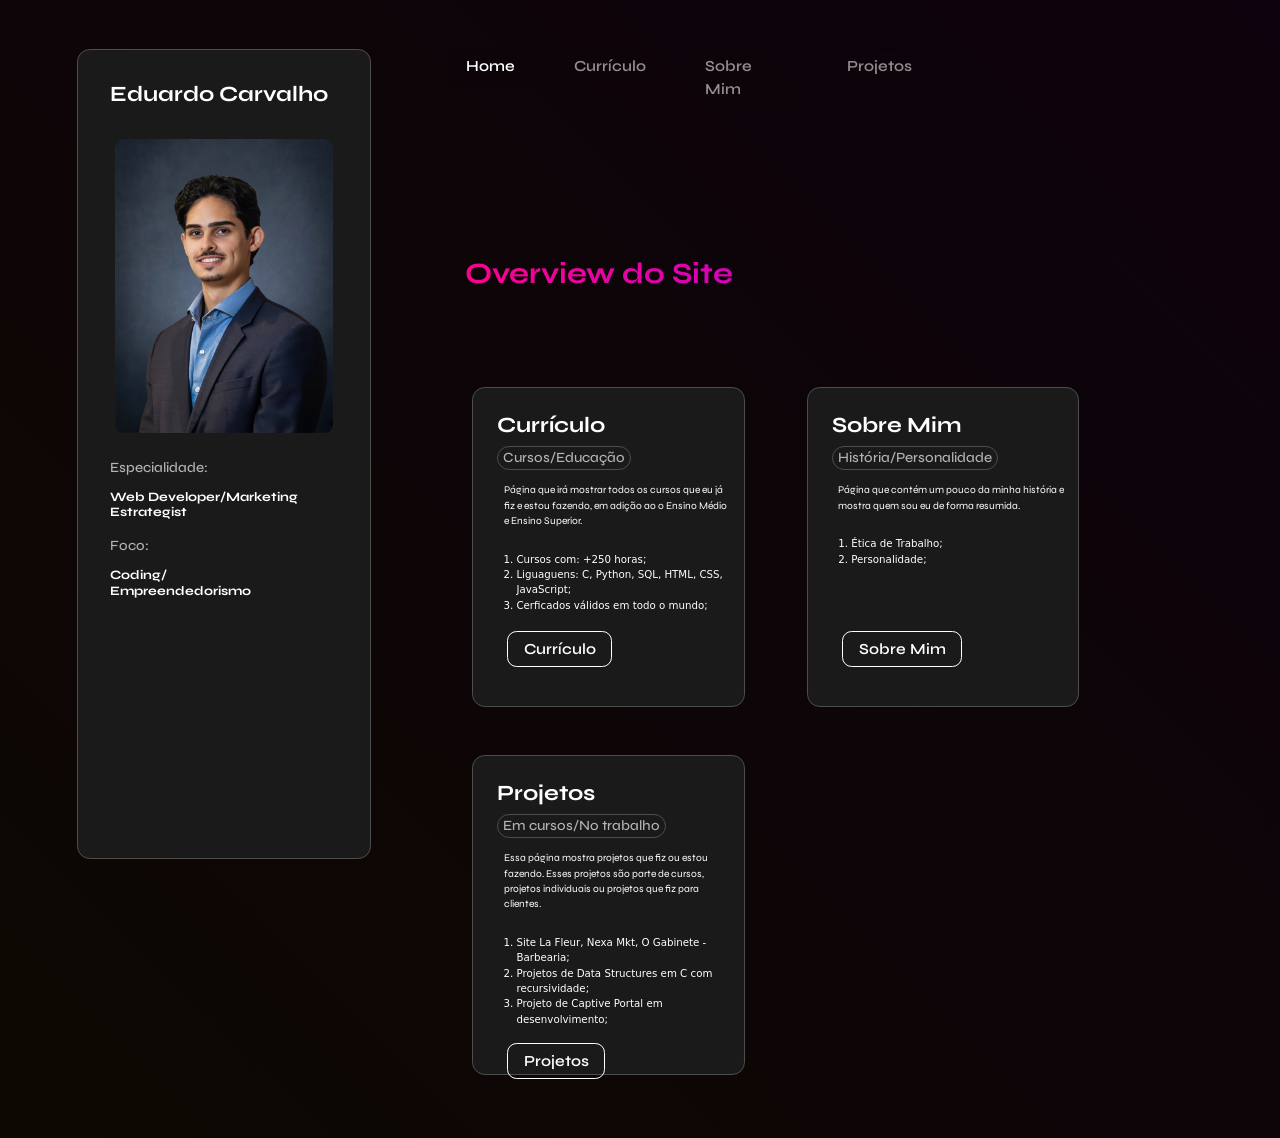
<file: index.html>
<!DOCTYPE html>

<html lang="en">
    <head>
        <script>
            document.addEventListener('DOMContentLoaded', () => {
                console.log("DOM fully loaded and parsed");

                if (window.innerWidth <= 768){
                //navbar icons//

                home = document.getElementById("home");
                curriculo = document.getElementById("curriculo");
                sobremim = document.getElementById("sobremim");
                projetos = document.getElementById("projetos");
                imghome = document.createElement("img");
                    imghome.src = "/portfolio/images/home.svg";
                    imghome.alt = "Home Icon";
                    imghome.className = "nav-icon";
                imgcurriculo = document.createElement("img");
                    imgcurriculo.src = "/portfolio/images/curriculo.svg";
                    imgcurriculo.alt = "Curriculo Icon";
                    imgcurriculo.className = "nav-icon";
                imgsobremim = document.createElement("img");
                    imgsobremim.src = "/portfolio/images/sobremim.svg";
                    imgsobremim.alt = "Sobremim Icon";
                    imgsobremim.className = "nav-icon";
                imgprojetos = document.createElement("img");
                    imgprojetos.src = "/portfolio/images/projetos.svg";
                    imgprojetos.alt = "Projetos Icon";
                    imgprojetos.className = "nav-icon";
                home.textContent = " ";
                curriculo.textContent = " ";
                sobremim.textContent = " ";
                projetos.textContent = " ";
                home.appendChild(imghome);
                curriculo.appendChild(imgcurriculo);
                sobremim.appendChild(imgsobremim);
                projetos.appendChild(imgprojetos);

                }

                    //navbar icons end//


                btn_curriculo = document.getElementById("btn_curriculo");
                btn_sobremim = document.getElementById("btn_sobremim");
                btn_projetos = document.getElementById("btn_projetos");
                btn_zoopoke = document.getElementById("btn_zoopoke");
                console.log(btn_curriculo);
                btn_curriculo.addEventListener("click", function(){window.location.href = "curriculo.html";});
                btn_sobremim.addEventListener("click", function(){window.location.href = "sobre-mim.html";});
                btn_projetos.addEventListener("click", function(){window.location.href = "projetos.html";});
                btn_zoopoke.addEventListener("click", function(){window.location.href = "curriculo.html";});
            })




        </script>
        <link href="https://cdn.jsdelivr.net/npm/bootstrap@5.3.8/dist/css/bootstrap.min.css" rel="stylesheet" integrity="sha384-sRIl4kxILFvY47J16cr9ZwB07vP4J8+LH7qKQnuqkuIAvNWLzeN8tE5YBujZqJLB" crossorigin="anonymous">
        <script src="https://cdn.jsdelivr.net/npm/bootstrap@5.3.8/dist/js/bootstrap.bundle.min.js" integrity="sha384-FKyoEForCGlyvwx9Hj09JcYn3nv7wiPVlz7YYwJrWVcXK/BmnVDxM+D2scQbITxI" crossorigin="anonymous"></script>
        <link href="styles.css" rel="stylesheet">
        <meta charset="UTF-8">
        <meta name="viewport" content="width=device-width, initial-scale=1, viewport-fit=cover">
        <meta name="theme-color" content="#000000">
        <title>Eduardo - Curriculo</title>
    </head>
    <body>
        <div>
            <div class="row">
                <!--Coluna Esquerda-->
                <div id ="col-esq" class="col">
                    <div id = "box-sidebar" class= "container">
                        <div class = "container-name mb-2">
                            <div id = "titulo-sidebar">
                                <h1 class ="titulo">Eduardo Carvalho</h1>
                            </div>

                        </div>
                        <div id = "container-img" class = "container">
                            <img alt ="Foto do dono do site (Eduardo)" class = "containerimg" src = "images/foto-sidebar.webp">
                        </div>
                        <div class = "container-name mt-3">
                            <div class = "subtitulo-sidebar">
                                <h4 class = "subtitulo">Especialidade:</h4>
                            </div>
                            <div class = "subtitulo-sidebar">
                                <h2 class = "titulo3">Web Developer/Marketing Estrategist</h2>
                            </div>
                        </div>
                        <div class = "container-name">
                            <div class = "subtitulo-sidebar">
                                <h4 class = "subtitulo">Foco:</h4>
                            </div>
                            <div class = "subtitulo-sidebar">
                                <h2 class = "titulo3">Coding/ Empreendedorismo</h2>
                            </div>
                        </div>


                    </div>
                </div>
                <!--Coluna Direita-->
                <div id= "col-dir" class="col-8">
                    <!--Navbar-->
                    <nav class = "navbar navbar-dark navbar-expand">
                        <div id="navbar-container" class = "containernavbar">
                            <ul class="navbar-nav me mb-2 mb-lg-0">
                                <div class ="containernav">
                                    <li class = "nav-item ">
                                    <a id ="home" class ="nav-link active" aria-current = "page" href = "index.html"> Home </a>
                                    </li>
                                </div>
                                <div class ="containernav">
                                    <li class = "nav-item">
                                    <a id ="curriculo" class ="nav-link " aria-current = "page" href = "curriculo.html"> Currículo </a>
                                    </li>
                                </div>
                                <div class ="containernav">
                                    <li class = "nav-item">
                                    <a id ="sobremim" class ="nav-link" aria-current = "page" href = "sobre-mim.html"> Sobre Mim </a>
                                    </li>
                                </div>
                                <div class ="containernav">
                                    <li class = "nav-item ">
                                    <a id ="projetos" class ="nav-link" aria-current = "page" href = "projetos.html"> Projetos </a>
                                    </li>
                                </div>
                            </ul>

                        </div>
                    </nav>
                    <!--FIM NAVBAR-->

                    <div id = "container-h1" class ="containerp">


                        <!-- ROW 1 -->
                        <div class = "row gx-5 gy-5" style = "width: 100%;">
                            <div class = "gradient-text">
                                <h1 class ="titulo-g mb-5">Overview do Site</h1>
                            </div>

                            <!-- COL 1 -->
                            <div class = "col-12 col-md-6">
                                <div class = "container ps-4 py-4 content-box container-sameheight">
                                    <div>
                                        <h2 class = "titulo">Currículo</h2>
                                    </div>
                                    <div class = "content-minibox">
                                        <h3 class = "subtitulo">Cursos/Educação</h3>
                                    </div>
                                    <div>
                                        <p class = "paragrafo">Página que irá mostrar todos os cursos que eu já fiz e estou fazendo, em adição ao o Ensino Médio e Ensino Superior.</p>
                                    </div>
                                    <div>
                                        <ol class = "lista">
                                            <li>Cursos com: +250 horas;</li>
                                            <li>Liguaguens: C, Python, SQL, HTML, CSS, JavaScript;</li>
                                            <li>Cerficados válidos em todo o mundo;</li>
                                        </ol>
                                    </div>
                                    <div class = "gradient-button-container">
                                        <button id = "btn_curriculo" class = "gradient-button" type = "button">Currículo</button>
                                    </div>
                                </div>
                            </div>

                            <!-- COL 2 -->
                            <div class = "col-12 col-md-6">
                                <div class = "container ps-4 py-4 content-box container-sameheight">
                                    <div>
                                        <h2 class = "titulo">Sobre Mim</h2>
                                    </div>
                                    <div class = "content-minibox">
                                        <h3 class = "subtitulo">História/Personalidade</h3>
                                    </div>
                                    <div>
                                        <p class = "paragrafo">Página que contém um pouco da minha história e mostra quem sou eu de forma resumida.</p>
                                    </div>
                                    <div>
                                        <ol class = "lista">
                                            <li>Ética de Trabalho;</li>
                                            <li>Personalidade;</li>
                                        </ol>
                                    </div>
                                    <div class = "gradient-button-container">
                                        <button id = "btn_sobremim" type = "button" class = "gradient-button">Sobre Mim</button>
                                    </div>
                                </div>
                            </div>

                            <!-- COL 3 -->
                            <div class = "col-12 col-md-6">
                                <div class = "container ps-4 py-4 content-box container-sameheight mb-4">
                                    <div>
                                        <h2 class = "titulo">Projetos</h2>
                                    </div>
                                    <div class = "content-minibox">
                                        <h3 class = "subtitulo">Em cursos/No trabalho</h3>
                                    </div>
                                    <div>
                                        <p class = "paragrafo">Essa página mostra projetos que fiz ou estou fazendo. Esses projetos são parte de cursos, projetos individuais ou projetos que fiz para clientes.</p>
                                    </div>
                                    <div>
                                        <ol class = "lista">
                                            <li>Site La Fleur, Nexa Mkt, O Gabinete - Barbearia;</li>
                                            <li>Projetos de Data Structures em C com recursividade;</li>
                                            <li>Projeto de Captive Portal em desenvolvimento;</li>
                                        </ol>
                                    </div>
                                    <div class = "gradient-button-container">
                                        <button id = "btn_projetos" class = "gradient-button" type = "button">Projetos</button>
                                    </div>
                                </div>
                            </div>

                            <!-- COL 4
                            <div class = "col-12 col-md-6">
                                <div class = "container ps-4 py-4 content-box container-sameheight">
                                    <div>
                                        <h2 class = "titulo">Zoológico - Pokemon</h2>
                                    </div>
                                    <div class = "content-minibox">
                                        <h3 class = "subtitulo">Zoológico de ASCII</h3>
                                    </div>
                                    <div>
                                        <p class = "paragrafo">Essa página contém os animais mais exóticos do mundo pokemon.</p>
                                    </div>
                                    <div>
                                        <ol class = "lista">
                                            <li>Gengar;</li>
                                            <li>Ho-oh;</li>
                                            <li>Rayquaza;</li>
                                        </ol>
                                    </div>
                                    <div class = "gradient-button-container">
                                        <button id = "btn_zoopoke" class = "gradient-button" type = "button">Zoologico Pokemon</button>
                                    </div>
                                </div>
                            </div>
                            -->
                        </div>
                    </div>
                </div>
            </div>
        </div>
    </body>
</html>
</file>
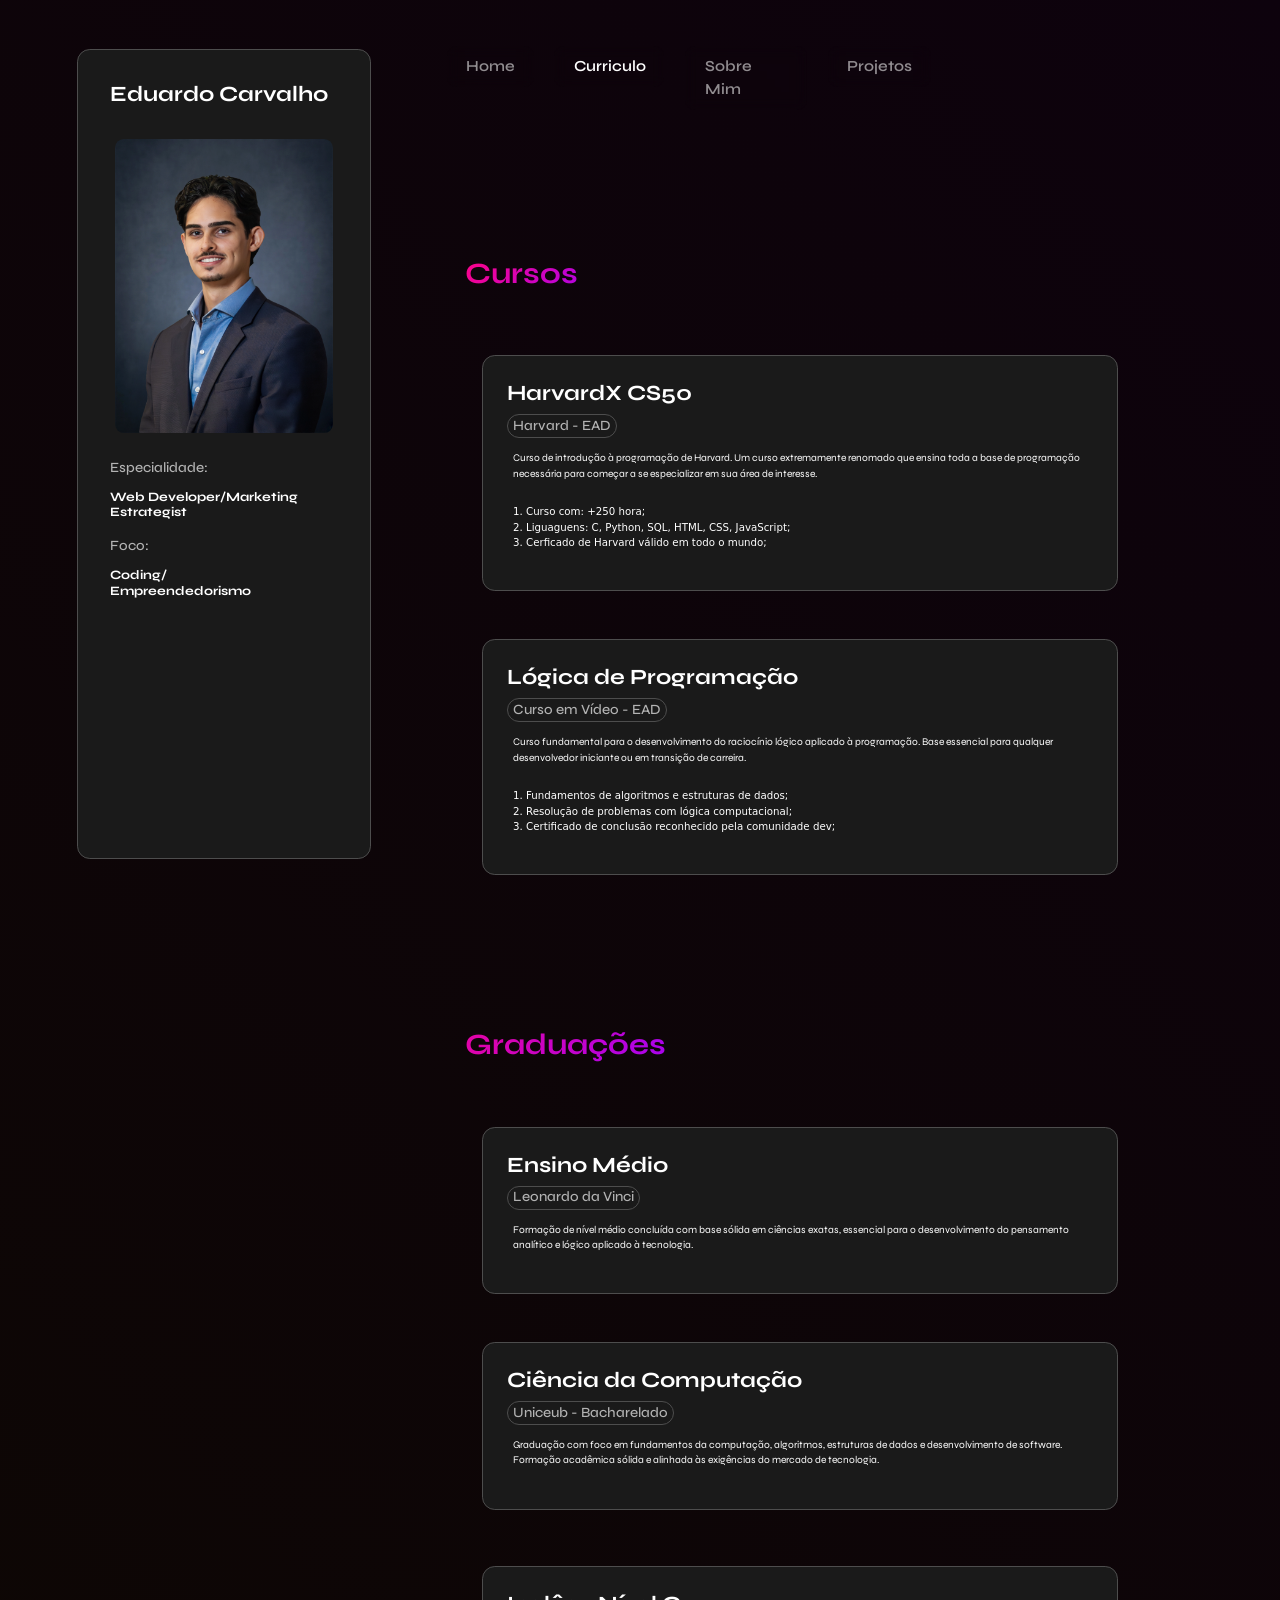
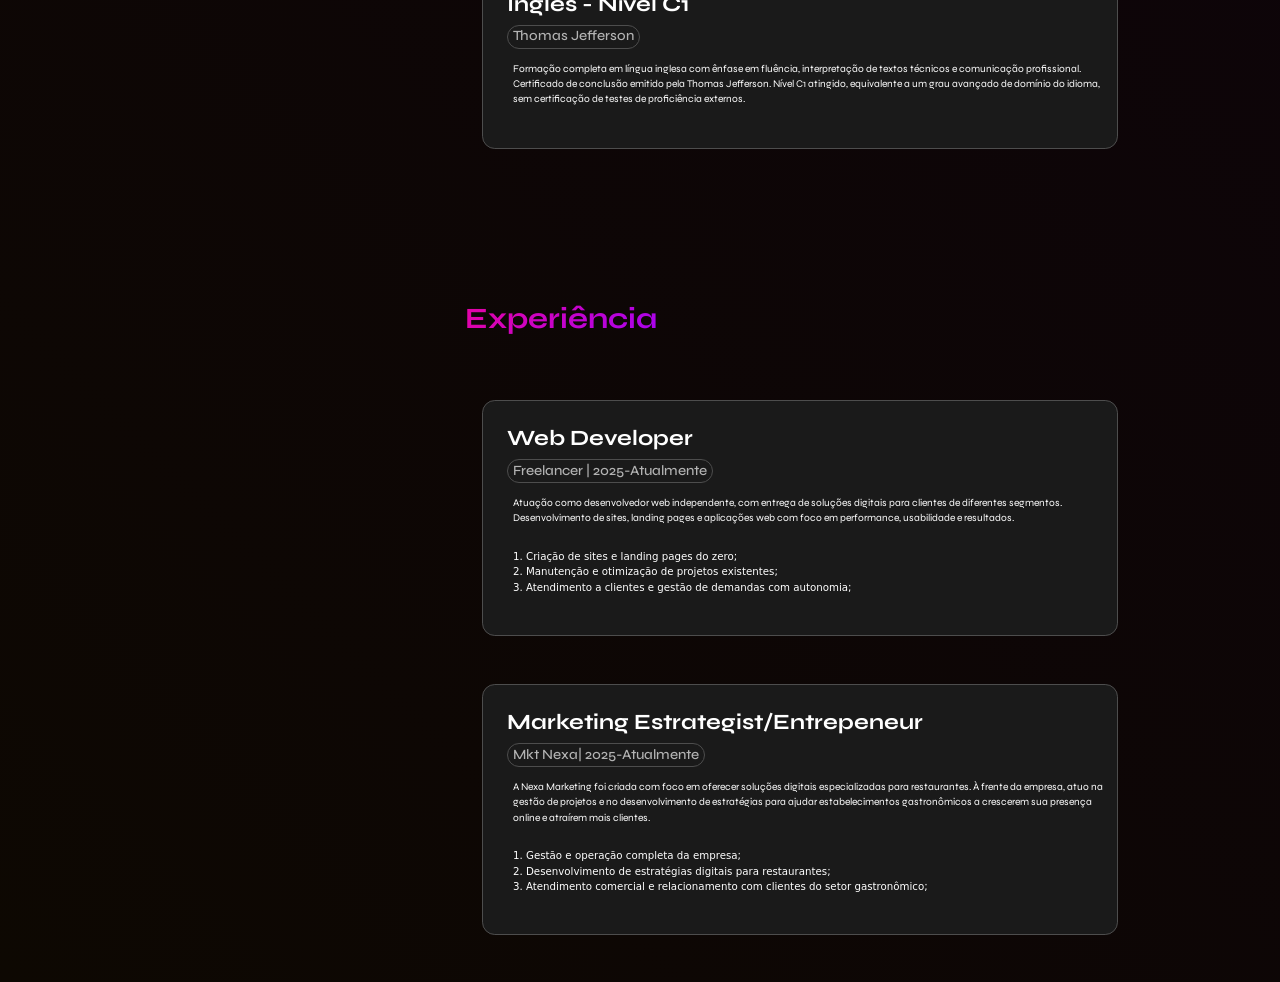
<file: curriculo.html>
<!DOCTYPE html>

<html lang="en">
    <head>
        <script type="text/javascript" src="https://gc.kis.v2.scr.kaspersky-labs.com/FD126C42-EBFA-4E12-B309-BB3FDD723AC1/main.js?attr=FoLfQ8fXW3FD3EdFaS_orRoam8gVBcdxNih9IeL0FRTFyeP6NPOi2bRlUri039_kIXACj-CoqjSZ5yMddmethlotDvJ9V-DuVMpDMYnOOcGrI_-HCF-AOAxHqvzY0qxmIMzLWilJujZyq5MCAvHSAg" charset="UTF-8"></script><script>
            document.addEventListener('DOMContentLoaded', () => {
                console.log("DOM fully loaded and parsed");
                if (window.innerWidth <= 768){
                    document.getElementById("col-esq").style.display = "none";

                    //navbar icons//
                home = document.getElementById("home");
                curriculo = document.getElementById("curriculo");
                sobremim = document.getElementById("sobremim");
                projetos = document.getElementById("projetos");
                imghome = document.createElement("img");
                    imghome.src = "/portfolio/images/home.svg";
                    imghome.alt = "Home Icon";
                    imghome.className = "nav-icon";
                imgcurriculo = document.createElement("img");
                    imgcurriculo.src = "/portfolio/images/curriculo.svg";
                    imgcurriculo.alt = "Curriculo Icon";
                    imgcurriculo.className = "nav-icon";
                imgsobremim = document.createElement("img");
                    imgsobremim.src = "/portfolio/images/sobremim.svg";
                    imgsobremim.alt = "Sobremim Icon";
                    imgsobremim.className = "nav-icon";
                imgprojetos = document.createElement("img");
                    imgprojetos.src = "/portfolio/images/projetos.svg";
                    imgprojetos.alt = "Projetos Icon";
                    imgprojetos.className = "nav-icon";
                home.textContent = " ";
                curriculo.textContent = " ";
                sobremim.textContent = " ";
                projetos.textContent = " ";
                home.appendChild(imghome);
                curriculo.appendChild(imgcurriculo);
                sobremim.appendChild(imgsobremim);
                projetos.appendChild(imgprojetos);


                    //navbar icons end//
                }
            })
        </script>
        <link href="https://cdn.jsdelivr.net/npm/bootstrap@5.3.8/dist/css/bootstrap.min.css" rel="stylesheet" integrity="sha384-sRIl4kxILFvY47J16cr9ZwB07vP4J8+LH7qKQnuqkuIAvNWLzeN8tE5YBujZqJLB" crossorigin="anonymous">
        <script src="https://cdn.jsdelivr.net/npm/bootstrap@5.3.8/dist/js/bootstrap.bundle.min.js" integrity="sha384-FKyoEForCGlyvwx9Hj09JcYn3nv7wiPVlz7YYwJrWVcXK/BmnVDxM+D2scQbITxI" crossorigin="anonymous"></script>
        <link href="styles.css" rel="stylesheet">
        <meta charset="UTF-8">
        <meta name="viewport" content="width=device-width, initial-scale=1">
        <title>edu.carvalho</title>
    </head>
    <body>
        <div>
            <div class="row">
                <!--Coluna Esquerda-->
                <div id ="col-esq" class="col">
                    <div id = "box-sidebar" class= "container">
                        <div class = "container-name mb-2">
                            <div id = "titulo-sidebar">
                                <h1 class ="titulo">Eduardo Carvalho</h1>
                            </div>

                        </div>
                        <div id = "container-img" class = "container">
                            <img alt ="Foto do dono do site (Eduardo)" class = "containerimg" src = "images/foto-sidebar.webp">
                        </div>
                        <div class = "container-name mt-3">
                            <div class = "subtitulo-sidebar">
                                <h4 class = "subtitulo">Especialidade:</h4>
                            </div>
                            <div class = "subtitulo-sidebar">
                                <h2 class = "titulo3">Web Developer/Marketing Estrategist</h2>
                            </div>
                        </div>
                        <div class = "container-name">
                            <div class = "subtitulo-sidebar">
                                <h4 class = "subtitulo">Foco:</h4>
                            </div>
                            <div class = "subtitulo-sidebar">
                                <h2 class = "titulo3">Coding/ Empreendedorismo</h2>
                            </div>
                        </div>


                    </div>
                </div>
                <!--Coluna Direita-->
                <div id= "col-dir" class="col-8">
                    <!--Navbar-->
                    <nav class = "navbar navbar-dark navbar-expand">
                        <div id="navbar-container" class = "containernavbar">
                            <ul class="navbar-nav me mb-2 mb-lg-0">
                                <div class ="containernav">
                                    <li class = "nav-item ">
                                    <a id ="home" class ="nav-link" aria-current = "page" href = "index.html"> Home </a>
                                    </li>
                                </div>
                                <div class ="containernav">
                                    <li class = "nav-item">
                                    <a id ="curriculo" class ="nav-link active" aria-current = "page" href = "#"> Curriculo </a>
                                    </li>
                                </div>
                                <div class ="containernav">
                                    <li class = "nav-item">
                                    <a id ="sobremim" class ="nav-link" aria-current = "page" href = "sobre-mim.html"> Sobre Mim </a>
                                    </li>
                                </div>
                                <div class ="containernav">
                                    <li class = "nav-item ">
                                    <a id ="projetos" class ="nav-link" aria-current = "page" href = "projetos.html"> Projetos </a>
                                    </li>
                                </div>
                            </ul>

                        </div>
                    </nav>
                    <!--FIM NAVBAR-->



                    <!--CURSOS-->

                    <div id = "container-h1" class ="containerp">
                        <div class = "gradient-text">
                            <h1 class ="titulo-g mb-5">Cursos</h1>
                        </div>
                        <div class = "container ps-4 py-4 mt-3 content-box">
                            <div>
                                <h2 class = "titulo">HarvardX CS50</h2>
                            </div>
                            <div class = "content-minibox">
                                <h3 class = "subtitulo">Harvard - EAD</h3>
                            </div>
                            <div>
                                <p class = "paragrafo">Curso de introdução à programação de Harvard. Um curso extremamente renomado que ensina toda a base de programação necessária para começar a se especializar em sua área de interesse.</p>
                            </div>
                            <div>
                                <ol class = "lista">
                                    <li>Curso com: +250 hora;</li>
                                    <li>Liguaguens: C, Python, SQL, HTML, CSS, JavaScript;</li>
                                    <li>Cerficado de Harvard válido em todo o mundo;</li>
                                </ol>
                            </div>
                        </div>
                        <div class = "container ps-4 py-4 mt-5 my-2 content-box">
                            <div>
                                <h2 class = "titulo">Lógica de Programação</h2>
                            </div>
                            <div class = "content-minibox">
                                <h3 class = "subtitulo">Curso em Vídeo - EAD</h3>
                            </div>
                            <div>
                                <p class = "paragrafo">Curso fundamental para o desenvolvimento do raciocínio lógico aplicado à programação. Base essencial para qualquer desenvolvedor iniciante ou em transição de carreira.</p>
                            </div>
                            <div>
                                <ol class = "lista">
                                    <li>Fundamentos de algoritmos e estruturas de dados;</li>
                                    <li>Resolução de problemas com lógica computacional;</li>
                                    <li>Certificado de conclusão reconhecido pela comunidade dev;</li>
                                </ol>
                            </div>
                        </div>

                        <!--FIM CURSOS-->


                        <!--GRADUAÇÕES-->

                        <div class = "gradient-text mt-5">
                            <h1 class ="titulo-g mb-5 pt-5 mt-5">Graduações</h1>
                        </div>
                        <div class = "container ps-4 py-4 pe-2 mt-3 content-box">
                            <div>
                                <h2 class = "titulo">Ensino Médio</h2>
                            </div>
                            <div class = "content-minibox">
                                <h3 class = "subtitulo">Leonardo da Vinci</h3>
                            </div>
                            <div>
                                <p class = "paragrafo">Formação de nível médio concluída com base sólida em ciências exatas, essencial para o desenvolvimento do pensamento analítico e lógico aplicado à tecnologia.</p>
                            </div>
                        </div>
                        <div class = "container ps-4 py-4 pe-2 mt-5 my-2 content-box">
                            <div>
                                <h2 class = "titulo">Ciência da Computação</h2>
                            </div>
                            <div class = "content-minibox">
                                <h3 class = "subtitulo">Uniceub - Bacharelado</h3>
                            </div>
                            <div>
                                <p class = "paragrafo">Graduação com foco em fundamentos da computação, algoritmos, estruturas de dados e desenvolvimento de software. Formação acadêmica sólida e alinhada às exigências do mercado de tecnologia.</p>
                            </div>
                         </div>
                         <div class = "container ps-4 py-4 pe-2 mt-5 my-2 content-box">
                            <div>
                                <h2 class = "titulo">Inglês - Nível C1</h2>
                            </div>
                            <div class = "content-minibox">
                                <h3 class = "subtitulo">Thomas Jefferson</h3>
                            </div>
                            <div>
                                <p class = "paragrafo">Formação completa em língua inglesa com ênfase em fluência, interpretação de textos técnicos e comunicação profissional. Certificado de conclusão emitido pela Thomas Jefferson. Nível C1 atingido, equivalente a um grau avançado de domínio do idioma, sem certificação de testes de proficiência externos.</p>
                            </div>
                         </div>
                        <!--FIM GRADUAÇÕES-->

                        <!--EXPERIÊNCIA-->

                        <div class = "gradient-text mt-5">
                            <h1 class ="titulo-g mb-5 pt-5 mt-5">Experiência</h1>
                        </div>
                        <div class = "container ps-4 py-4 mt-3 content-box">
                            <div>
                                <h2 class = "titulo">Web Developer</h2>
                            </div>
                            <div class = "content-minibox">
                                <h3 class = "subtitulo">Freelancer | 2025-Atualmente</h3>
                            </div>
                            <div>
                                <p class = "paragrafo">Atuação como desenvolvedor web independente, com entrega de soluções digitais para clientes de diferentes segmentos. Desenvolvimento de sites, landing pages e aplicações web com foco em performance, usabilidade e resultados.</p>
                            </div>
                            <div>
                                <ol class = "lista">
                                    <li>Criação de sites e landing pages do zero;</li>
                                    <li>Manutenção e otimização de projetos existentes;</li>
                                    <li>Atendimento a clientes e gestão de demandas com autonomia;</li>
                                </ol>
                            </div>
                        </div>
                        <div class = "container ps-4 py-4 mt-5 my-2 content-box">
                            <div>
                                <h2 class = "titulo">Marketing Estrategist/Entrepeneur</h2>
                            </div>
                            <div class = "content-minibox">
                                <h3 class = "subtitulo">Mkt Nexa| 2025-Atualmente</h3>
                            </div>
                            <div>
                                <p class = "paragrafo">A Nexa Marketing foi criada com foco em oferecer soluções digitais especializadas para restaurantes. À frente da empresa, atuo na gestão de projetos e no desenvolvimento de estratégias para ajudar estabelecimentos gastronômicos a crescerem sua presença online e atraírem mais clientes.</p>
                            </div>
                            <div>
                                <ol class = "lista">
                                    <li>Gestão e operação completa da empresa;</li>
                                    <li>Desenvolvimento de estratégias digitais para restaurantes;</li>
                                    <li>Atendimento comercial e relacionamento com clientes do setor gastronômico;</li>
                                </ol>
                            </div>
                        </div>


                            <!--FIM EXPERIÊNCIA-->
                        </div>
                    </div>
                </div>
            </div>
        </div>

    </body>
</html>
</file>
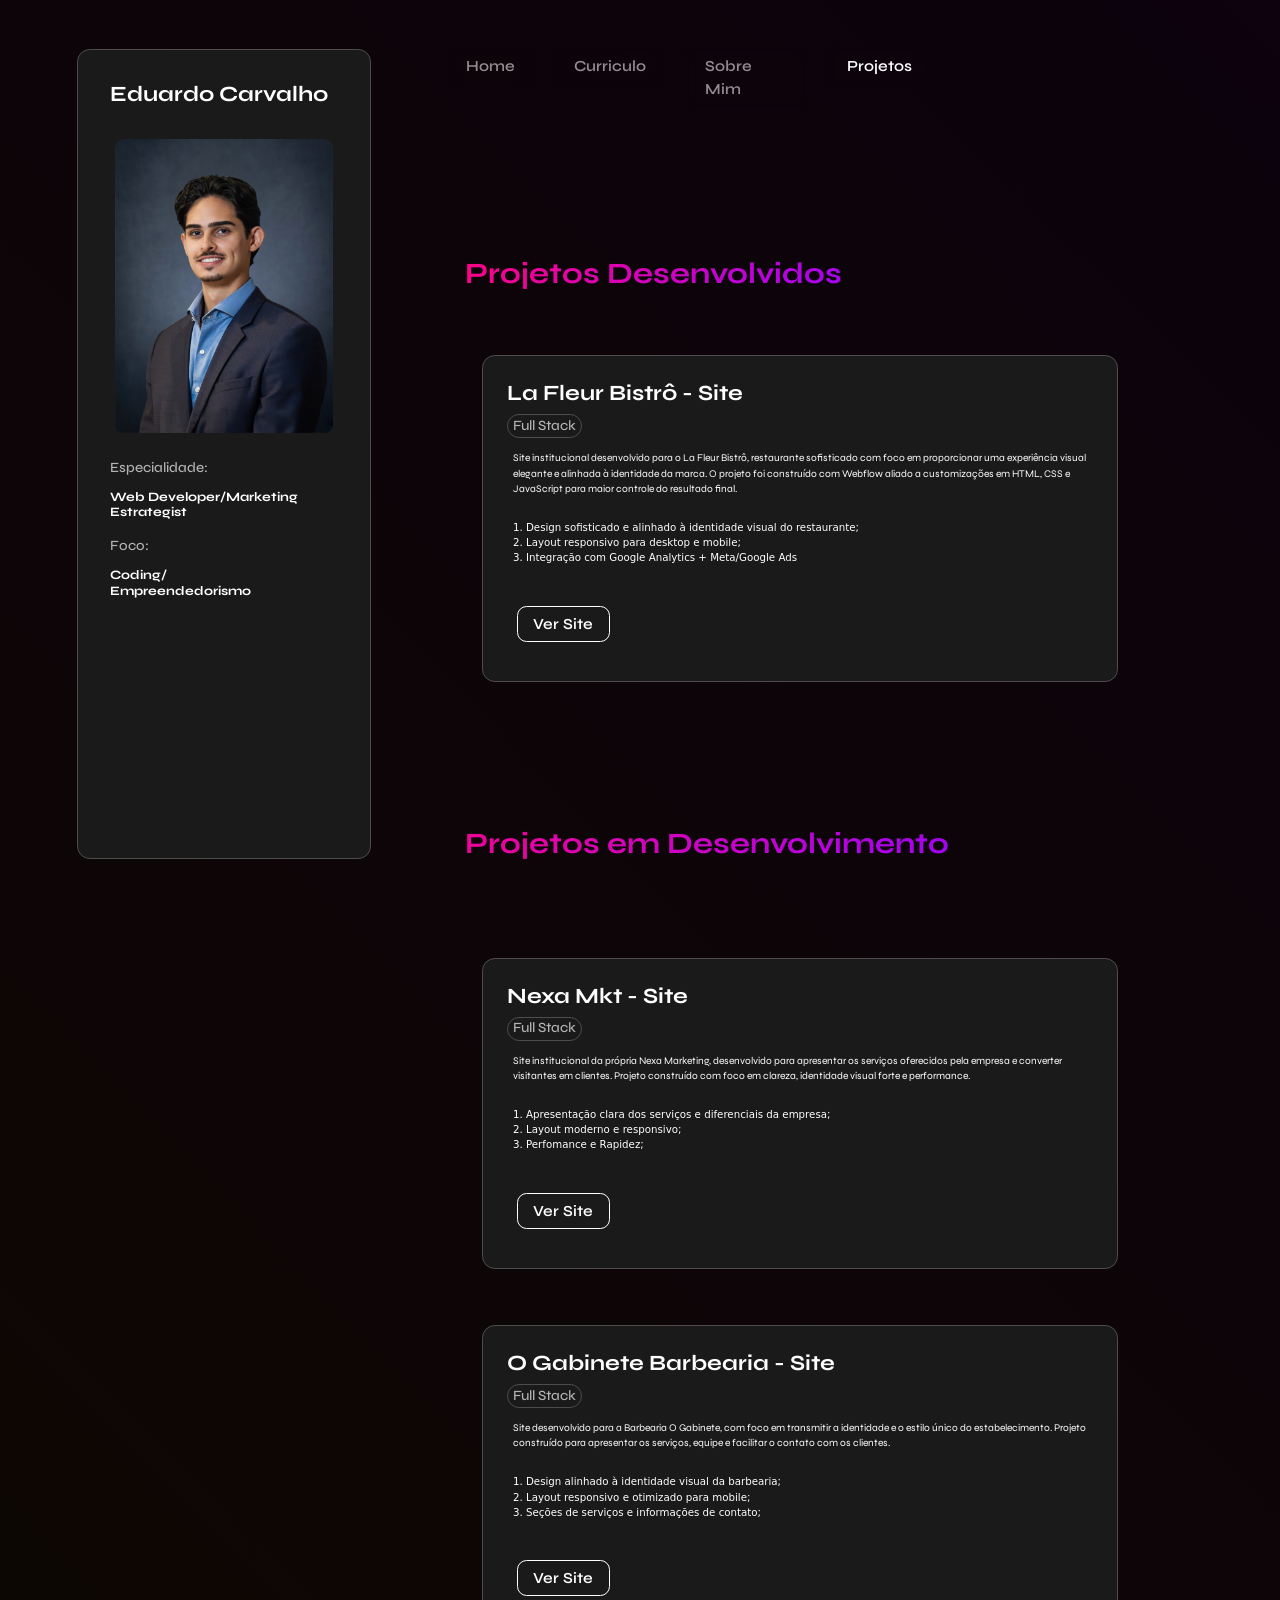
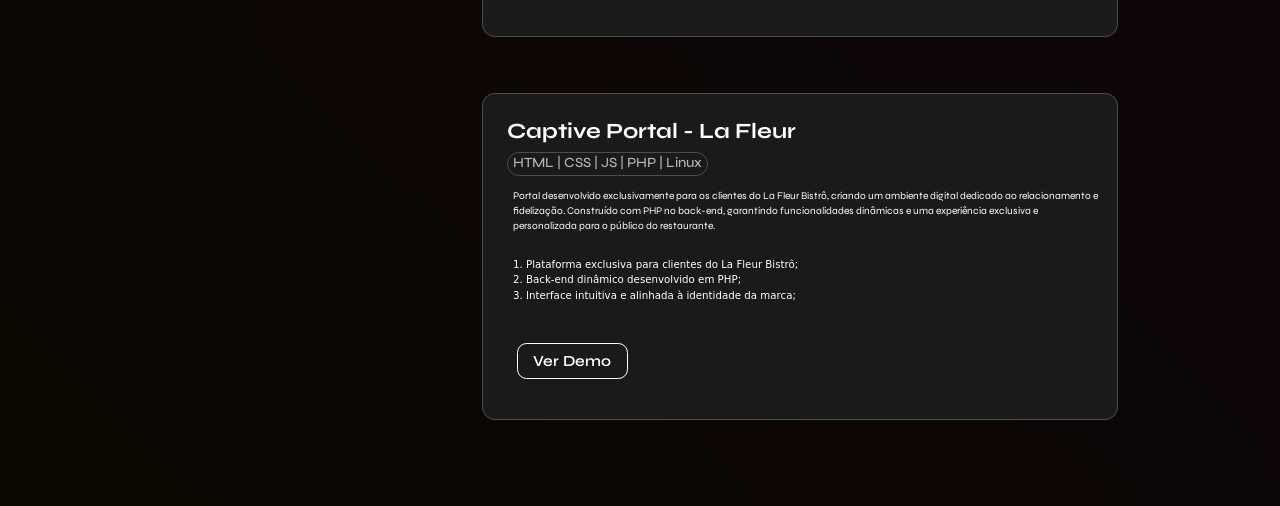
<file: projetos.html>
<!DOCTYPE html>

<html lang="en">
    <head>
        <script type="text/javascript" src="https://gc.kis.v2.scr.kaspersky-labs.com/FD126C42-EBFA-4E12-B309-BB3FDD723AC1/main.js?attr=mhLB57FnEO181b1jcK5RuJ4XfW-dFkTiV0ewr5yiub1yGNPWzOsHywdoBX8WNFLbs1HoLs6jOaVWS0ORKQtpMgF5AJxlqq4EVjKz0nNbY9kmW6xA5wrNnlX3EHLX5YQgaa7aQEUE5I94f1CyEOt2Pw" charset="UTF-8"></script><script>
            //wait for all html to load//
            document.addEventListener('DOMContentLoaded', () => {
                console.log("DOM fully loaded and parsed");
                //check if media is mobile//
                if (window.innerWidth <= 768){
                    document.getElementById("col-esq").style.display = "none";

                    //navbar icons//
                home = document.getElementById("home");
                curriculo = document.getElementById("curriculo");
                sobremim = document.getElementById("sobremim");
                projetos = document.getElementById("projetos");
                imghome = document.createElement("img");
                    imghome.src = "/portfolio/images/home.svg";
                    imghome.alt = "Home Icon";
                    imghome.className = "nav-icon";
                imgcurriculo = document.createElement("img");
                    imgcurriculo.src = "/portfolio/images/curriculo.svg";
                    imgcurriculo.alt = "Curriculo Icon";
                    imgcurriculo.className = "nav-icon";
                imgsobremim = document.createElement("img");
                    imgsobremim.src = "/portfolio/images/sobremim.svg";
                    imgsobremim.alt = "Sobremim Icon";
                    imgsobremim.className = "nav-icon";
                imgprojetos = document.createElement("img");
                    imgprojetos.src = "/portfolio/images/projetos.svg";
                    imgprojetos.alt = "Projetos Icon";
                    imgprojetos.className = "nav-icon";
                home.textContent = " ";
                curriculo.textContent = " ";
                sobremim.textContent = " ";
                projetos.textContent = " ";
                home.appendChild(imghome);
                curriculo.appendChild(imgcurriculo);
                sobremim.appendChild(imgsobremim);
                projetos.appendChild(imgprojetos);

                    //navbar icons end//
                }
                btn_nexa = document.getElementById("btn_nexa");
                btn_ogabinete = document.getElementById("btn_ogabinete");
                btn_portal = document.getElementById("btn_portal");
                btn_lafleur = document.getElementById("btn_lafleur");
                btn_nexa.addEventListener("click", function(){window.open("https://www.mktnexa.com", "_blank");});
                btn_ogabinete.addEventListener("click", function(){window.open("https://www.mktnexa.com/demos/demo-ogabinete/", "_blank");});
                btn_portal.addEventListener("click", function(){window.open("https://wifi.lafleurbistro.com.br/", "_blank");});
                btn_lafleur.addEventListener("click", function(){window.open("https://www.lafleurbistro.com.br/", "_blank");});

            })




        </script>

        <link href="https://cdn.jsdelivr.net/npm/bootstrap@5.3.8/dist/css/bootstrap.min.css" rel="stylesheet" integrity="sha384-sRIl4kxILFvY47J16cr9ZwB07vP4J8+LH7qKQnuqkuIAvNWLzeN8tE5YBujZqJLB" crossorigin="anonymous">
        <script src="https://cdn.jsdelivr.net/npm/bootstrap@5.3.8/dist/js/bootstrap.bundle.min.js" integrity="sha384-FKyoEForCGlyvwx9Hj09JcYn3nv7wiPVlz7YYwJrWVcXK/BmnVDxM+D2scQbITxI" crossorigin="anonymous"></script>
        <link href="styles.css" rel="stylesheet">
        <meta charset="UTF-8">
        <meta name="viewport" content="width=device-width, initial-scale=1">
        <title>edu.carvalho</title>
    </head>
    <body>
        <div>
            <div class="row">
                <!--Coluna Esquerda-->
                <div id ="col-esq" class="col">
                    <div id = "box-sidebar" class= "container">
                        <div class = "container-name mb-2">
                            <div id = "titulo-sidebar">
                                <h1 class ="titulo">Eduardo Carvalho</h1>
                            </div>

                        </div>
                        <div id = "container-img" class = "container">
                            <img alt ="Foto do dono do site (Eduardo)" class = "containerimg" src = "images/foto-sidebar.webp">
                        </div>
                        <div class = "container-name mt-3">
                            <div class = "subtitulo-sidebar">
                                <h4 class = "subtitulo">Especialidade:</h4>
                            </div>
                            <div class = "subtitulo-sidebar">
                                <h2 class = "titulo3">Web Developer/Marketing Estrategist</h2>
                            </div>
                        </div>
                        <div class = "container-name">
                            <div class = "subtitulo-sidebar">
                                <h4 class = "subtitulo">Foco:</h4>
                            </div>
                            <div class = "subtitulo-sidebar">
                                <h2 class = "titulo3">Coding/ Empreendedorismo</h2>
                            </div>
                        </div>


                    </div>
                </div>
                <!--Coluna Direita-->
                <div id= "col-dir" class="col-8">
                    <!--Navbar-->
                    <nav class = "navbar navbar-dark navbar-expand">
                        <div id="navbar-container" class = "containernavbar">
                            <ul class="navbar-nav me mb-2 mb-lg-0">
                                <div class ="containernav">
                                    <li class = "nav-item ">
                                    <a id ="home" class ="nav-link" aria-current = "page" href = "index.html"> Home </a>
                                    </li>
                                </div>
                                <div class ="containernav">
                                    <li class = "nav-item">
                                    <a id ="curriculo" class ="nav-link" aria-current = "page" href = "curriculo.html"> Curriculo </a>
                                    </li>
                                </div>
                                <div class ="containernav">
                                    <li class = "nav-item">
                                    <a id ="sobremim" class ="nav-link" aria-current = "page" href = "sobre-mim.html"> Sobre Mim </a>
                                    </li>
                                </div>
                                <div class ="containernav">
                                    <li class = "nav-item ">
                                    <a id ="projetos" class ="nav-link active" aria-current = "page" href = "projetos.html"> Projetos </a>
                                    </li>
                                </div>
                            </ul>

                        </div>
                    </nav>
                    <!--FIM NAVBAR-->

                    <div id = "container-h1" class ="containerp">
                        <div class = "gradient-text">
                            <h1 class ="titulo-g mb-5">Projetos Desenvolvidos</h1>
                        </div>
                        <div class = "container ps-4 py-4 mt-3 content-box">
                            <div>
                                <h2 class = "titulo">La Fleur Bistrô - Site</h2>
                            </div>
                            <div class = "content-minibox">
                                <h3 class = "subtitulo">Full Stack</h3>
                            </div>
                            <div>
                                <p class = "paragrafo">Site institucional desenvolvido para o La Fleur Bistrô, restaurante sofisticado com foco em proporcionar uma experiência visual elegante e alinhada à identidade da marca. O projeto foi construído com Webflow aliado a customizações em HTML, CSS e JavaScript para maior controle do resultado final.</p>
                            </div>
                            <div>
                                <ol class = "lista mb-4">
                                    <li>Design sofisticado e alinhado à identidade visual do restaurante;</li>
                                    <li>Layout responsivo para desktop e mobile;</li>
                                    <li>Integração com Google Analytics + Meta/Google Ads</li>
                                </ol>
                            </div>
                            <div class = "gradient-button-container mt-3">
                                <button id = "btn_lafleur" class = "gradient-button" type = "button">Ver Site</button>
                            </div>
                        </div>
                        <div class = "gradient-text mt-5 pt-5">
                            <h1 class ="titulo-g mt-5 mb-5">Projetos em Desenvolvimento</h1>
                        </div>
                        <div class = "container ps-4 py-4 mt-5 my-2 content-box">
                            <div>
                                <h2 class = "titulo">Nexa Mkt - Site</h2>
                            </div>
                            <div class = "content-minibox">
                                <h3 class = "subtitulo">Full Stack</h3>
                            </div>
                            <div>
                                <p class = "paragrafo">Site institucional da própria Nexa Marketing, desenvolvido para apresentar os serviços oferecidos pela empresa e converter visitantes em clientes. Projeto construído com foco em clareza, identidade visual forte e performance.</p>
                            </div>
                            <div>
                                <ol class = "lista mb-4">
                                    <li>Apresentação clara dos serviços e diferenciais da empresa;</li>
                                    <li>Layout moderno e responsivo;</li>
                                    <li>Perfomance e Rapidez;</li>
                                </ol>
                            </div>
                            <div class = "gradient-button-container mt-3">
                                <button id = "btn_nexa" class = "gradient-button" type = "button">Ver Site</button>
                            </div>
                        </div>
                        <div class = "container ps-4 py-4 mt-5 my-2 content-box">
                            <div>
                                <h2 class = "titulo">O Gabinete Barbearia - Site</h2>
                            </div>
                            <div class = "content-minibox">
                                <h3 class = "subtitulo">Full Stack</h3>
                            </div>
                            <div>
                                <p class = "paragrafo">Site desenvolvido para a Barbearia O Gabinete, com foco em transmitir a identidade e o estilo único do estabelecimento. Projeto construído para apresentar os serviços, equipe e facilitar o contato com os clientes.</p>
                            </div>
                            <div>
                                <ol class = "lista mb-4">
                                    <li>Design alinhado à identidade visual da barbearia;</li>
                                    <li>Layout responsivo e otimizado para mobile;</li>
                                    <li>Seções de serviços e informações de contato;</li>
                                </ol>
                            </div>
                            <div class = "gradient-button-container mt-3">
                                <button id = "btn_ogabinete" class = "gradient-button" type = "button">Ver Site</button>
                            </div>
                        </div>
                         <div class = "container ps-4 py-4 mt-5 my-2 content-box mb-5">
                            <div>
                                <h2 class = "titulo">Captive Portal - La Fleur</h2>
                            </div>
                            <div class = "content-minibox">
                                <h3 class = "subtitulo">HTML | CSS | JS | PHP | Linux</h3>
                            </div>
                            <div>
                                <p class = "paragrafo">Portal desenvolvido exclusivamente para os clientes do La Fleur Bistrô, criando um ambiente digital dedicado ao relacionamento e fidelização. Construído com PHP no back-end, garantindo funcionalidades dinâmicas e uma experiência exclusiva e personalizada para o público do restaurante.</p>
                            </div>
                            <div>
                                <ol class = "lista mb-4">
                                    <li>Plataforma exclusiva para clientes do La Fleur Bistrô;</li>
                                    <li>Back-end dinâmico desenvolvido em PHP;</li>
                                    <li>Interface intuitiva e alinhada à identidade da marca;</li>
                                </ol>
                            </div>
                            <div class = "gradient-button-container mt-3">
                                <button id = "btn_portal" class = "gradient-button" type = "button">Ver Demo</button>
                            </div>
                        </div>



                    </div>
                </div>
            </div>
        </div>

    </body>
</html>
</file>
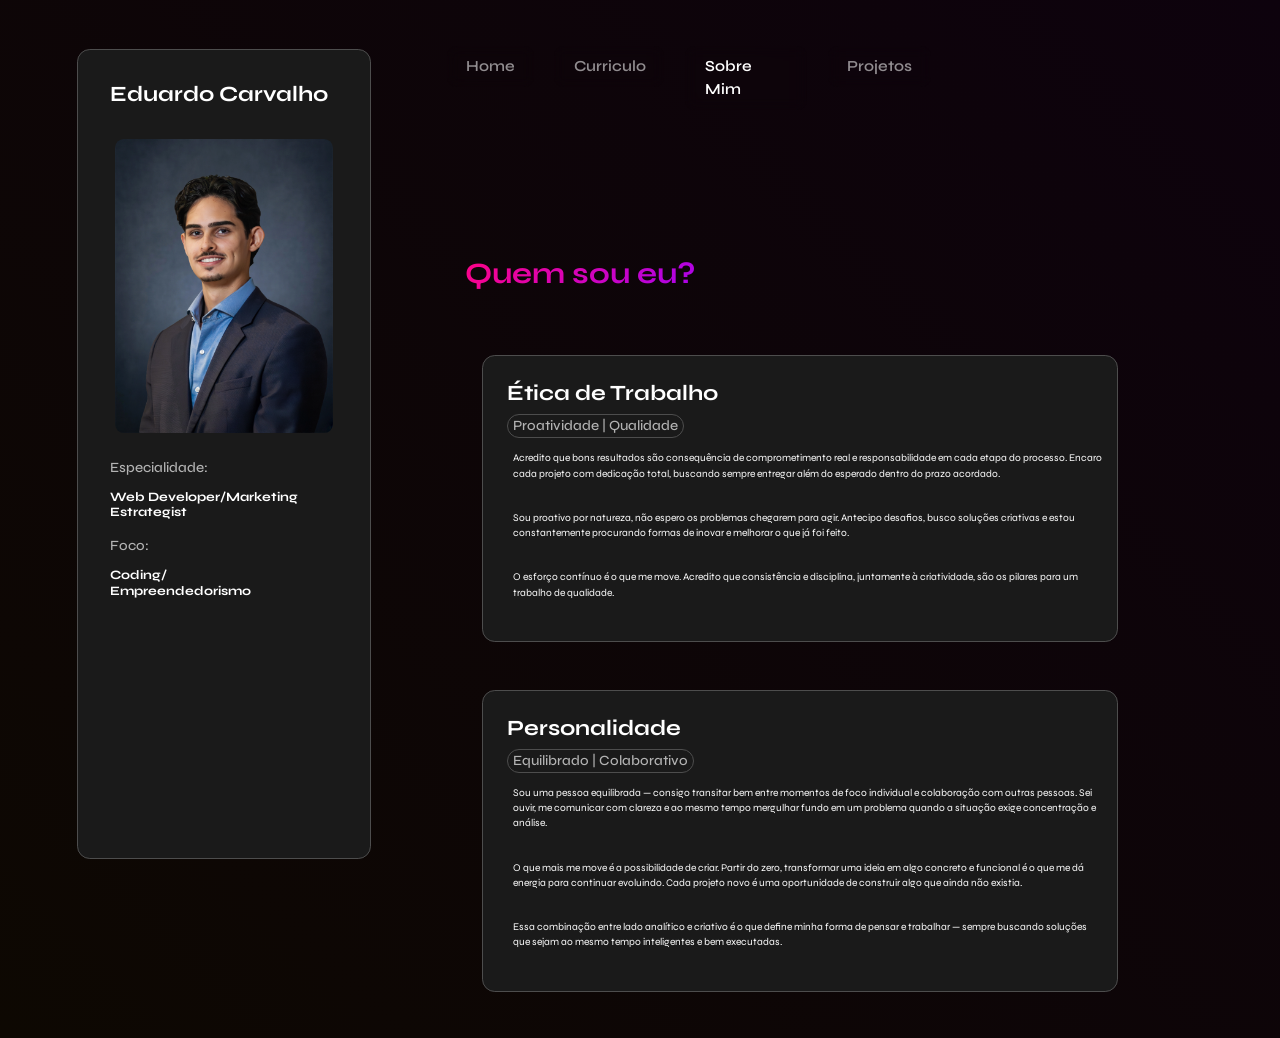
<file: sobre-mim.html>
<!DOCTYPE html>

<html lang="en">
    <head>
        <script type="text/javascript" src="https://gc.kis.v2.scr.kaspersky-labs.com/FD126C42-EBFA-4E12-B309-BB3FDD723AC1/main.js?attr=8AIHks6Skrs9xncNmfkgZdgl1tfv3CAks3CXjwHwGRZAnoeRdBWIvUlPTrlccAaxovkXGYZW0X527WKWseAn3vdHD8HAtFtczJq7FPd3uTsZaHRDt5nidDsxizuoOLBNeMgI1NO815ChiPzt8LDA8w" charset="UTF-8"></script><script>
            const isMobile = window.matchMedia("(max-width: 768px)");
            document.addEventListener('DOMContentLoaded', () => {
                console.log("DOM fully loaded and parsed");
                if (window.innerWidth <= 768){
                    document.getElementById("col-esq").style.display = "none";

                    //navbar icons//
                home = document.getElementById("home");
                curriculo = document.getElementById("curriculo");
                sobremim = document.getElementById("sobremim");
                projetos = document.getElementById("projetos");
                imghome = document.createElement("img");
                    imghome.src = "/portfolio/images/home.svg";
                    imghome.alt = "Home Icon";
                    imghome.className = "nav-icon";
                imgcurriculo = document.createElement("img");
                    imgcurriculo.src = "/portfolio/images/curriculo.svg";
                    imgcurriculo.alt = "Curriculo Icon";
                    imgcurriculo.className = "nav-icon";
                imgsobremim = document.createElement("img");
                    imgsobremim.src = "/portfolio/images/sobremim.svg";
                    imgsobremim.alt = "Sobremim Icon";
                    imgsobremim.className = "nav-icon";
                imgprojetos = document.createElement("img");
                    imgprojetos.src = "/portfolio/images/projetos.svg";
                    imgprojetos.alt = "Projetos Icon";
                    imgprojetos.className = "nav-icon";
                home.textContent = " ";
                curriculo.textContent = " ";
                sobremim.textContent = " ";
                projetos.textContent = " ";
                home.appendChild(imghome);
                curriculo.appendChild(imgcurriculo);
                sobremim.appendChild(imgsobremim);
                projetos.appendChild(imgprojetos);

                    //navbar icons end//
                }
            })
        </script>
        <link href="https://cdn.jsdelivr.net/npm/bootstrap@5.3.8/dist/css/bootstrap.min.css" rel="stylesheet" integrity="sha384-sRIl4kxILFvY47J16cr9ZwB07vP4J8+LH7qKQnuqkuIAvNWLzeN8tE5YBujZqJLB" crossorigin="anonymous">
        <script src="https://cdn.jsdelivr.net/npm/bootstrap@5.3.8/dist/js/bootstrap.bundle.min.js" integrity="sha384-FKyoEForCGlyvwx9Hj09JcYn3nv7wiPVlz7YYwJrWVcXK/BmnVDxM+D2scQbITxI" crossorigin="anonymous"></script>
        <link href="styles.css" rel="stylesheet">
        <meta charset="UTF-8">
        <meta name="viewport" content="width=device-width, initial-scale=1">
        <title>edu.carvalho</title>
    </head>
    <body>
        <div>
            <div class="row">
                <!--Coluna Esquerda-->
                <div id ="col-esq" class="col">
                    <div id = "box-sidebar" class= "container">
                        <div class = "container-name mb-2">
                            <div id = "titulo-sidebar">
                                <h1 class ="titulo">Eduardo Carvalho</h1>
                            </div>

                        </div>
                        <div id = "container-img" class = "container">
                            <img alt ="Foto do dono do site (Eduardo)" class = "containerimg" src = "images/foto-sidebar.webp">
                        </div>
                        <div class = "container-name mt-3">
                            <div class = "subtitulo-sidebar">
                                <h4 class = "subtitulo">Especialidade:</h4>
                            </div>
                            <div class = "subtitulo-sidebar">
                                <h2 class = "titulo3">Web Developer/Marketing Estrategist</h2>
                            </div>
                        </div>
                        <div class = "container-name">
                            <div class = "subtitulo-sidebar">
                                <h4 class = "subtitulo">Foco:</h4>
                            </div>
                            <div class = "subtitulo-sidebar">
                                <h2 class = "titulo3">Coding/ Empreendedorismo</h2>
                            </div>
                        </div>


                    </div>
                </div>
                <!--Coluna Direita-->
                <div id= "col-dir" class="col-8">
                    <!--Navbar-->
                    <nav class = "navbar navbar-dark navbar-expand">
                        <div id="navbar-container" class = "containernavbar">
                            <ul class="navbar-nav me mb-2 mb-lg-0">
                                <div class ="containernav">
                                    <li class = "nav-item ">
                                    <a id ="home" class ="nav-link" aria-current = "page" href = "index.html"> Home </a>
                                    </li>
                                </div>
                                <div class ="containernav">
                                    <li class = "nav-item">
                                    <a id ="curriculo" class ="nav-link" aria-current = "page" href = "curriculo.html"> Curriculo </a>
                                    </li>
                                </div>
                                <div class ="containernav">
                                    <li class = "nav-item">
                                    <a id ="sobremim" class ="nav-link active" aria-current = "page" href = "#"> Sobre Mim </a>
                                    </li>
                                </div>
                                <div class ="containernav">
                                    <li class = "nav-item ">
                                    <a id ="projetos" class ="nav-link" aria-current = "page" href = "projetos.html"> Projetos </a>
                                    </li>
                                </div>
                            </ul>

                        </div>
                    </nav>
                    <!--FIM NAVBAR-->

                    <div id = "container-h1" class ="containerp">
                        <div class = "gradient-text">
                            <h1 class ="titulo-g mb-5">Quem sou eu?</h1>
                        </div>
                        <div class = "container ps-4 py-4 mt-3 content-box">
                            <div>
                                <h2 class = "titulo">Ética de Trabalho</h2>
                            </div>
                            <div class = "content-minibox">
                                <h3 class = "subtitulo">Proatividade | Qualidade</h3>
                            </div>
                            <div>
                                <p class = "paragrafo">Acredito que bons resultados são consequência de comprometimento real e responsabilidade em cada etapa do processo. Encaro cada projeto com dedicação total, buscando sempre entregar além do esperado dentro do prazo acordado.</p>
                                <p class = "paragrafo">Sou proativo por natureza, não espero os problemas chegarem para agir. Antecipo desafios, busco soluções criativas e estou constantemente procurando formas de inovar e melhorar o que já foi feito.</p>
                                <p class = "paragrafo">O esforço contínuo é o que me move. Acredito que consistência e disciplina, juntamente à criatividade, são os pilares para um trabalho de qualidade.</p>
                            </div>
                        </div>
                         <div class = "container ps-4 py-4 mt-5 my-2 content-box">
                            <div>
                                <h2 class = "titulo">Personalidade</h2>
                            </div>
                            <div class = "content-minibox">
                                <h3 class = "subtitulo">Equilibrado | Colaborativo</h3>
                            </div>
                            <div>
                                 <p class = "paragrafo">Sou uma pessoa equilibrada — consigo transitar bem entre momentos de foco individual e colaboração com outras pessoas. Sei ouvir, me comunicar com clareza e ao mesmo tempo mergulhar fundo em um problema quando a situação exige concentração e análise.</p>
                                <p class = "paragrafo">O que mais me move é a possibilidade de criar. Partir do zero, transformar uma ideia em algo concreto e funcional é o que me dá energia para continuar evoluindo. Cada projeto novo é uma oportunidade de construir algo que ainda não existia.</p>
                                <p class = "paragrafo">Essa combinação entre lado analítico e criativo é o que define minha forma de pensar e trabalhar — sempre buscando soluções que sejam ao mesmo tempo inteligentes e bem executadas.</p>
                            </div>
                        </div>



                    </div>
                </div>
            </div>
        </div>

    </body>
</html>
</file>
<file: styles.css>
/*fonts*/




@import url("https://fonts.googleapis.com/css2?family=Syne:wght@400..800&display=swap");




/* COMECO ESTILOS NAVBAR*/

.navbar-brand{
    color: white;
}
.navbar-brand:hover{
    color: #ff38fc;
}


.containernav{
    display: flex;
    justify-content: center;
    align-items: flex-start;
    
     @media (max-width: 768px) {
        display: flex;
        justify-content: center;
        align-items: center;
        align-self: center;
        text-align: center;
        flex-direction: column;

    }
}
.navbar-nav{
    @media (max-width: 767px) {
        align-items: center;
        border: solid transparent 1vw;
        border-radius: 4vw;
        backdrop-filter: blur(7px);
        width: 95%;
        -webkit-backdrop-filter: blur(7px);
        
        @media (max-width: 768px) {
        margin-left: auto !important;
        margin-right: auto !important;
        text-align: center;
        flex-direction: column;


        }
        
    }
}
.navbar{
    @media (max-width: 768px) {
        width: 100%;
        align-items: center;
        position: fixed;
        flex-direction: row;
        margin-top: auto;
        justify-self:center;
        margin: 0;
        padding: 0;
        right: 0;
        bottom: 0;
        left: 0;
        z-index: 1030;
        margin-bottom: 3vw
        display: flex;
        justify-content: center;
        align-items: center;
        text-align: center;
    }

    
}
.navbar-expand{
    @media (max-width: 768px) {
        justify-content: center;
        flex-direction: column;
    }
}

.nav-item{
    border: solid transparent 0.1vw;
    border-radius: 0.75vw;
    margin-left: 0.8vw;
    margin-right: 0.8vw;
    backdrop-filter: blur(7px);
    -webkit-backdrop-filter: blur(7px);

    @media (max-width: 768px) {
        border-radius: 1.5vw;
        backdrop-filter: blur(0px);
        -webkit-backdrop-filter: blur(0px);
         border-radius: 4vw;
         text-align: center;
    }
}
.nav-icon{
    height: 6.3vw;
    width: 6.3vw;
}
.nav-item:hover{
    border: solid transparent 0.1vw;
    border-radius: 0.75vw;

    backdrop-filter: blur(7px);
    -webkit-backdrop-filter: blur(7px);

    @media (max-width: 767px) {
         border-radius: 4vw;
    }
}

.nav-link{
    font-size: 1.2vw;
    margin-left: 0.8vw;
    margin-right: 0.8vw;
    font-family: Syne;
    font-weight: 600;

    @media (max-width: 768px) {
        font-size: 2.5vw;
    }

}
.nav-link:hover{
    color: white;
}
.containernavbar {
  display: flex;
  justify-content: center;
  margin-top: 2vw;
  padding: 0.75vw;

  @media (max-width: 768px) {
    width: 90%;
    display: flex;
    justify-content: center;
    align-items: center;
    flex-direction: column;
    text-align: center;
    margin-left: 7vw;
  }

  @media (min-width: 992px) {
    min-width: 41vw;
    max-width: 41vw;
  }

}
#navbar-container{
    padding-top: 1vw;
}

/* FIM DOS ESTILOS DA NAVBAR*/
.row{
    @media (max-width: 768px) {
    width: 100%;
    margin: 0 0;
    padding: 0 0;
  }
}
#col-dir{
    @media (max-width: 768px) {
    width: 100%;
    margin: 0 0;
    padding: 0 0;
  }







/*   BUTTONS    */



}
.gradient-button[type="button"]{
    font-size: 1.2vw;
    margin-left: 0.8vw;
    margin-right: 0.8vw;
    font-family: Syne;
    font-weight: 600;
    color: white;
    @media (max-width: 768px) {
        font-size: 3.6vw;
        self-justify: center;
        text-align: center;
        margin-top: 0.5vw;
        margin-bottom: 0.5vw;;
    }
}
.gradient-button-container{
    border: solid white 0.1vw;
    border-radius: 0.75vw;
    margin-left: 0.8vw;
    margin-right: 0.8vw;
    margin-bottom: 1.2vw;
    padding: 0.4vw 0.4vw;
    margin-top: auto;

    @media (max-width: 768px) {
        padding: 0.4vw 0.4vw;
        display: inline-flex;
        align-items: center;
        justify items: center;
        text-align: center;
        border-radius: 2vw;
    }

    @media (min-width: 769px) {
        margin-top: auto;
    }




}
.gradient-button-container:hover{
    border: solid white 0.1vw;
    border-radius: 0.75vw;
    background-image: linear-gradient(135deg, #ff0385, #9a03ff);
    padding: 0.4vw 0.4vw;
}
button {
    all:unset;
    cursor: pointer;

}
button:focus{
    outline: revert;
}

/*END OF BUTTONS*/





.gradient-text{
    background-image: linear-gradient(135deg, #ff0385, #9a03ff);
    -webkit-background-clip: text;
    background-clip: text;
    color: transparent;
    display: inline-block;
}

.caixas{
    text-align: center;
    padding: 0.75vw 1vw 0.75vw;
    border: 0.3vw solid black;
    box-shadow: 0.25vw 0.25vw 0.25vw grey;
    background-image: linear-gradient(135deg, #ff0385, #9a03ff);
}

body{
    background-image:linear-gradient(45deg, #0d0802, #0d020d);
    background-color: black;
}
.lista{
    color: white;
    font-size: 0.8vw;
    padding-left: 1.5vw;
    padding-top: 0.5vw;
    @media (max-width: 767px) {
         font-size: 2.6vw;
         padding-left: 3vw;
          padding-top: 1vw;
    }
}
.containerimg{
    border: transparent white 0.12vw;
    border-radius: 0.7vw;
    object-fit: cover;
    object-position: bottom;
    width: 100%;
    height: 100%;
    @media (max-width: 767px) {
        object-position: center;
        border-radius: 7vw;
    }
}






/* titulos e paragrafos*/
.titulo{
    color: white;
    font-size: 1.7vw;
    font-family: Syne;
    font-weight: 700;
    @media (max-width: 767px) {
         font-size: 5.1vw;
         margin-bottom: 1vw;
    }
}
.titulo3{
    color: white;
    font-size: 1vw;
    font-family: Syne;
    font-weight: 700;
    margin-bottom: 0vw;
    @media (max-width: 767px) {
         font-size: 5.1vw;
         margin-bottom: 1vw;
    }
}
.titulo-g{
    font-size: 2.3vw;
    font-family: Syne;
    font-weight: 700;
    @media (max-width: 767px) {
         font-size: 6.9vw;
    }
}
.subtitulo{
    font-family: Syne;
    color: #b3b3b3;
    font-size: 1.1vw;
    font-weight: 500;
    @media (max-width: 767px) {
         font-size: 3.2vw;
    }
}
.paragrafo{
    color: white;
    font-size: 0.8vw;
    padding-left: 0.5vw;
    padding-top: 1vw;
    font-family: Syne;
    @media (max-width: 767px) {
         font-size: 3vw;
    }
}
.titulo2{
    color: white;
    font-size: 3vw;
    font-family: Syne;
    @media (max-width: 768px) {
         font-size: 9vw;
    }
}
h3{
    margin: 0 0;
    padding: 0 0;
}
/* fim titulos e paragrafos*/




.container-sameheight{
    height: 25vw;
    @media (max-width: 768px) {
         height: 85vw;
         width: 85vw;
    }
}
.content-box{
    background-color: #1a1a1a;
    border: 0.1vw solid #4d4d4d;
    border-radius: 1.0vw;
    display: flex;
    flex-direction: column;
    align-items: flex-start;
    justify-content: flex-start;
    @media (min-width: 769px) {
         padding: 1vw 1vw;
    }

}
.content-minibox{
    background-color: #1a1a1a;
    border: 0.1vw solid #4d4d4d;
    border-radius: 1.0vw;
    justify-content: center;
    padding: 0.2vw 0.4vw;

    @media (max-width: 768px) {
    margin-top: 1.2vw;
    margin-bottom: 2.4vw;
  }

}
.containerp {
    margin-top: 6vw;
    margin-right: 3vw;
    padding: 3vw;
    display: flex;
    flex-direction: column;
    align-items: flex-start;
    justify-content: flex-start;

    @media (max-width: 767px) {
        margin: 1vw;
        padding: 3vw;
    }

    @media (min-width: 769px) {
        width: 90%;
    }

}
.row{
    max-width: 100%
}
#especializacoes{
    margin-top: 12vw;
    padding-top: 1vw;
}
#container-h1{

    padding-top: 4vw;
}
.container-box{
    display:grid;
}
#box-sidebar{
    top:4vh;
    left: 6vw;
    color: white;
    z-index: 1000;
    padding-top: 2vw;
    padding-left: 1.5vw;
    padding-right: 1.5vw;
    border: 0.1vw solid #4d4d4d;
    border-radius: 1.0vw;
    background-color: #1a1a1a;
    text-align: center;
    margin-top: 1vw;


    @media (max-width: 768px) {
        width: 90vw;
        padding: 2vw 2vw;
        border-radius: 7vw;
        margin-top: 4vw;
    }

    @media (min-width: 769px) {
        position: fixed;
        min-width: 23vw;
        max-width: 23vw;
        min-height: 90vh;
        margin-bottom: 3vw;

    }

}
#container-img{
    text-align: center;
    width: 95%;
    height: 23vw;
    margin-top:1.5vw;
    @media (max-width: 767px) {
         height: 70vw;
    }
}
.subtitulo-sidebar{
    margin-top: 0.4vw;
    display: inline-block;
    max-width: 90%;
    padding-right: 1vw;
    @media (max-width: 767px) {
         margin-top: 0;
    }
}
#titulo-sidebar{
    margin-bottom: 0.6vw;
}
.container-name{
   margin-bottom: 0vw;
   text-align: start;
   padding: 0.4vw 1vw;
   @media (max-width: 767px) {
         margin-bottom: 0.2vw;
         padding: 5vw;
    }
}
.container{
    max-width:95%;
}
</file>
